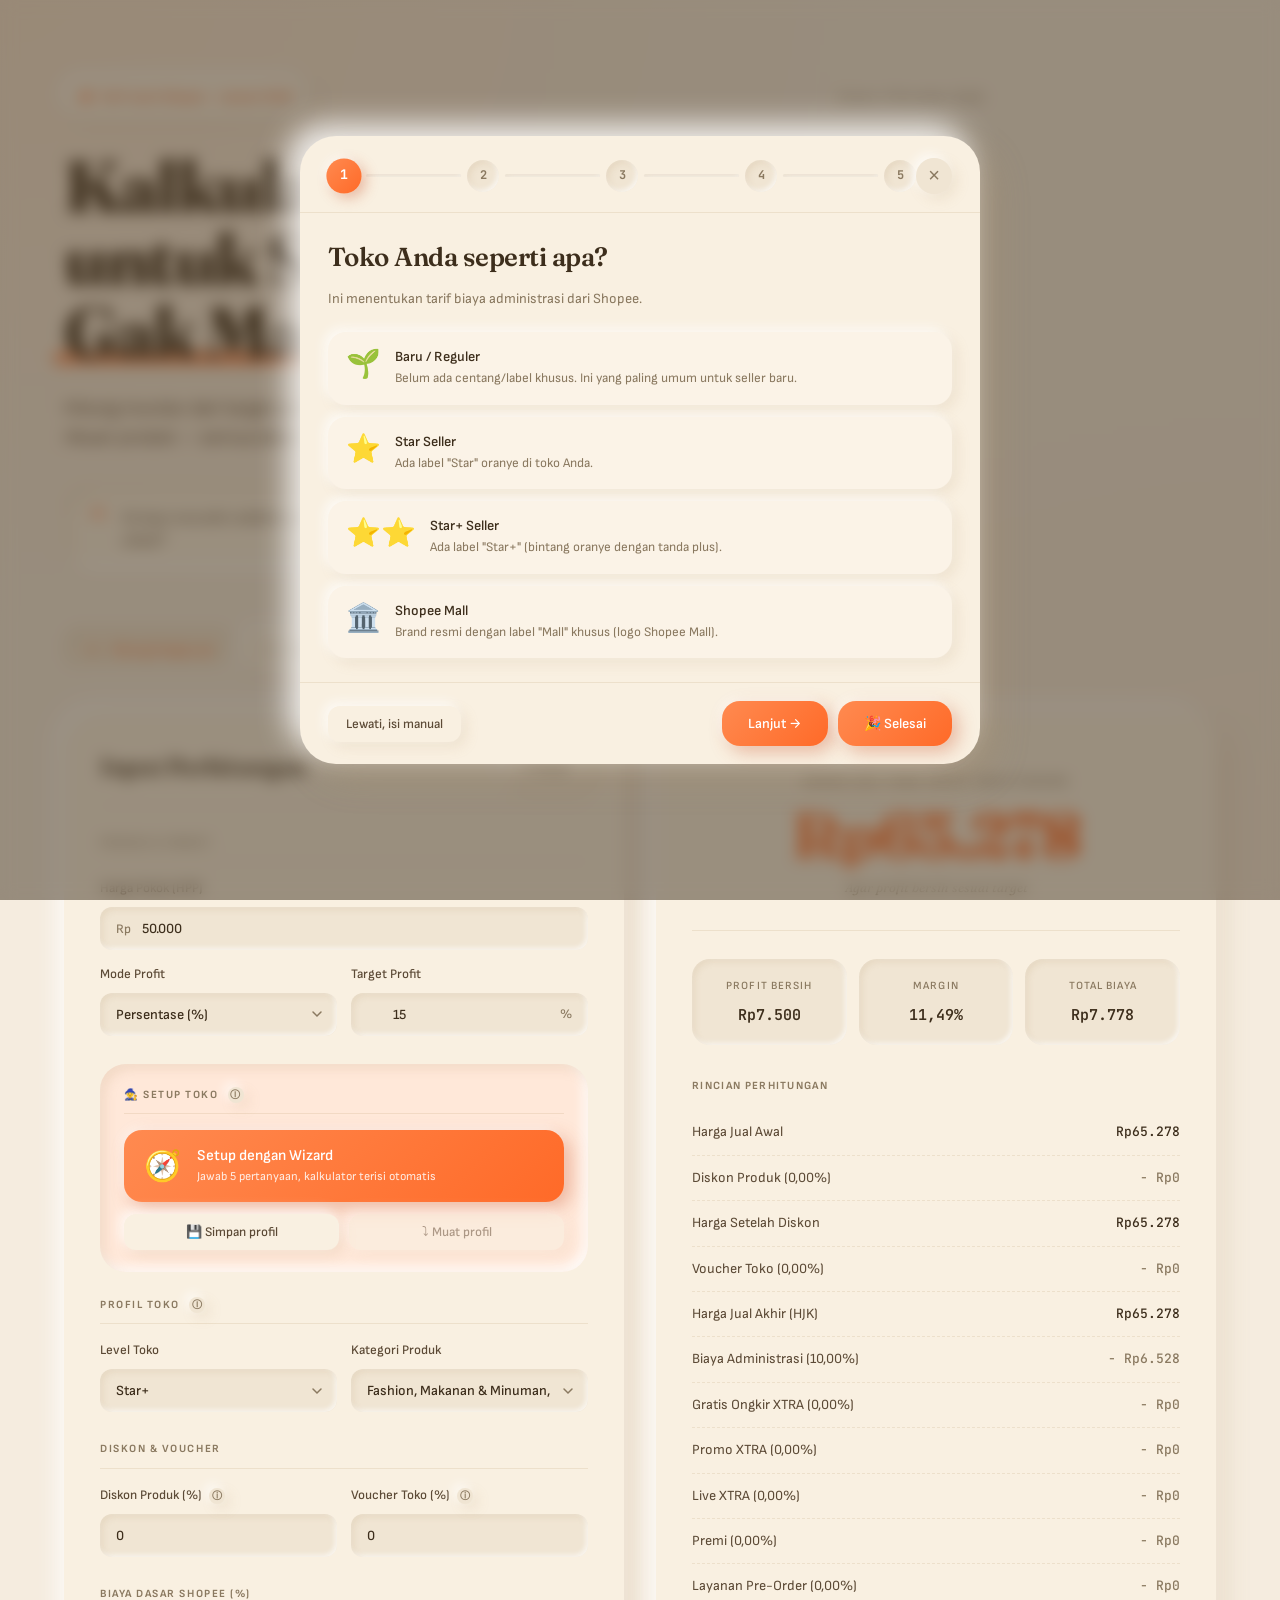
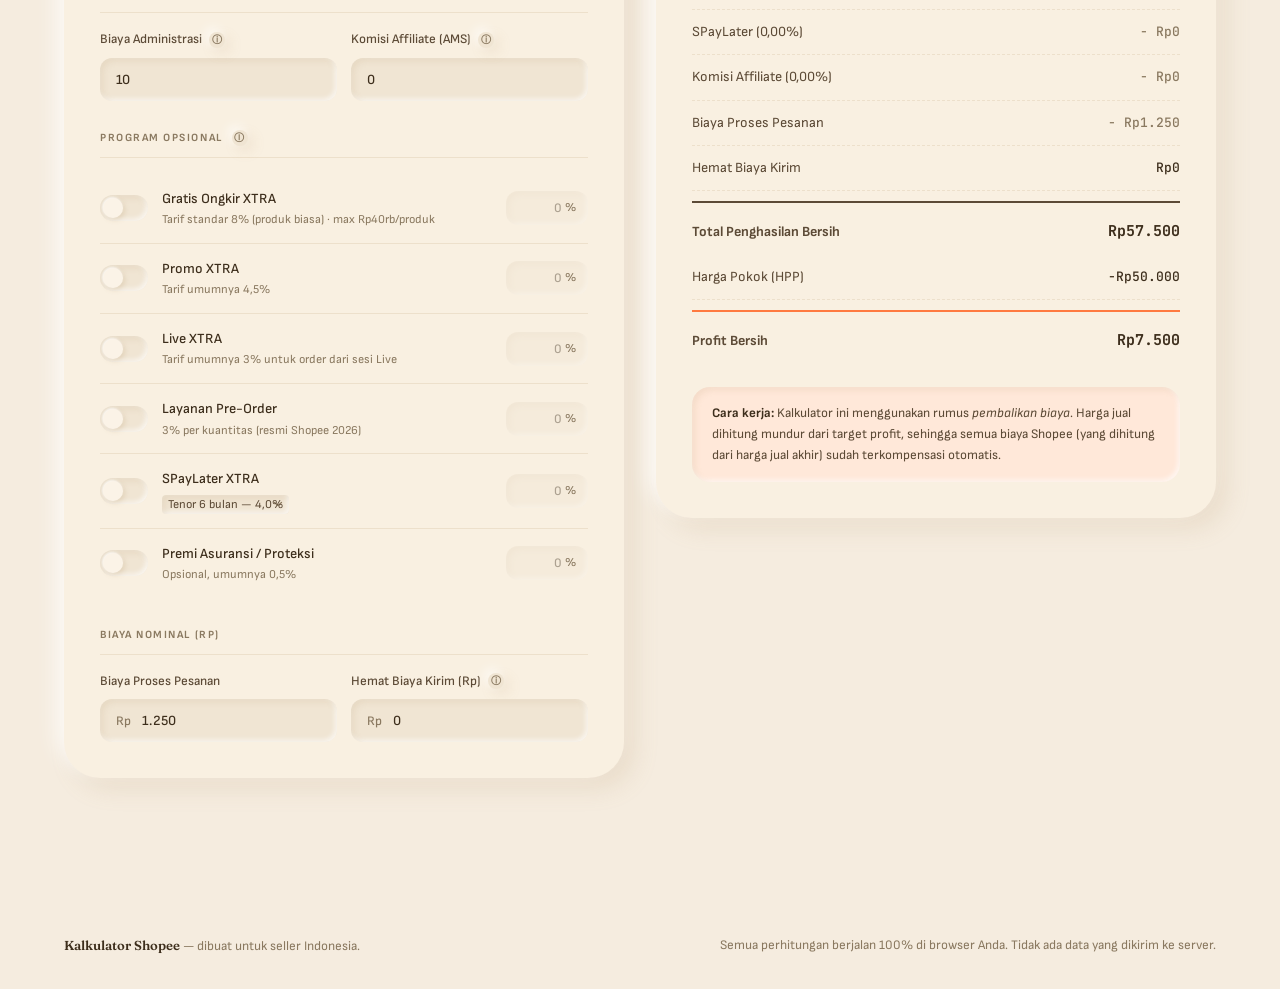
<file: index.html>
<!DOCTYPE html>
<html lang="id">
<head>
  <meta charset="UTF-8" />
  <meta name="viewport" content="width=device-width, initial-scale=1.0" />
  <meta name="description" content="Kalkulator Shopee untuk seller - hitung harga jual, profit, dan ROAS iklan dengan akurat. Anti boncos!" />
  <title>Kalkulator Shopee — Harga Jual, Profit & ROAS</title>
  <link rel="preconnect" href="https://fonts.googleapis.com" />
  <link rel="preconnect" href="https://fonts.gstatic.com" crossorigin />
  <link href="https://fonts.googleapis.com/css2?family=Fraunces:ital,opsz,wght@0,9..144,400;0,9..144,600;0,9..144,800;1,9..144,600&family=JetBrains+Mono:wght@400;600&family=Plus+Jakarta+Sans:wght@400;500;600;700&family=Sofia+Sans:wght@400;500;600;700&display=swap" rel="stylesheet" />
  <link rel="stylesheet" href="style.css" />
</head>
<body>
  <!-- Decorative grain overlay -->
  <div class="grain" aria-hidden="true"></div>

  <!-- Header / Hero -->
  <header class="hero">
    <div class="hero__inner">
      <div class="hero__top">
        <div class="hero__badge">
          <span class="dot"></span>
          <span>Tarif resmi Shopee — Januari 2026</span>
        </div>
        <div class="hero__date" id="hero-date">Memuat tanggal...</div>
      </div>
      <h1 class="hero__title">
        Kalkulator <em>Shopee</em><br />
        untuk Seller yang <span class="underline-wobble">Gak Mau Boncos</span>.
      </h1>
      <p class="hero__subtitle">
        Hitung mundur dari target profit, simulasikan ROAS iklan, dan kalkulasi massal ribuan produk — semua dalam satu alat, 100% di browser Anda.
      </p>
      <!-- Rotating inspirational quote -->
      <div class="hero__quote" id="hero-quote">
        <span class="hero__quote-icon">❝</span>
        <blockquote class="hero__quote-text" id="quote-text">Memuat quote...</blockquote>
        <cite class="hero__quote-author" id="quote-author"></cite>
      </div>
    </div>
  </header>

  <!-- Tabs -->
  <nav class="tabs" role="tablist" aria-label="Pilih mode kalkulator">
    <button class="tab tab--active" role="tab" data-tab="single" aria-selected="true">
      <span class="tab__num">01</span>
      <span class="tab__label">Hitung Harga Jual</span>
    </button>
    <button class="tab" role="tab" data-tab="roas" aria-selected="false">
      <span class="tab__num">02</span>
      <span class="tab__label">Simulasi ROAS</span>
    </button>
    <button class="tab" role="tab" data-tab="bulk" aria-selected="false">
      <span class="tab__num">03</span>
      <span class="tab__label">Hitung Massal</span>
    </button>
  </nav>

  <main class="main">
    <!-- ============ TAB 1: SINGLE CALCULATION ============ -->
    <section class="panel panel--active" id="panel-single" role="tabpanel">
      <div class="panel__grid">
        <!-- Input column -->
        <div class="card card--input">
          <div class="card__header">
            <h2>Input Perhitungan</h2>
            <button class="btn-ghost" id="reset-single" type="button">↺ Reset</button>
          </div>

          <div class="field-group">
            <h3 class="field-group__title">Produk & Target</h3>
            <div class="field">
              <label for="hpp">Harga Pokok (HPP)</label>
              <div class="input-wrap">
                <span class="input-prefix">Rp</span>
                <input type="text" inputmode="numeric" id="hpp" data-money value="50.000" />
              </div>
            </div>
            <div class="field-row">
              <div class="field">
                <label for="profit-mode">Mode Profit</label>
                <select id="profit-mode">
                  <option value="percent" selected>Persentase (%)</option>
                  <option value="nominal">Nominal (Rp)</option>
                </select>
              </div>
              <div class="field">
                <label for="profit">Target Profit</label>
                <div class="input-wrap">
                  <input type="text" inputmode="decimal" id="profit" data-money value="15" />
                  <span class="input-suffix" id="profit-suffix">%</span>
                </div>
              </div>
            </div>
          </div>

          <!-- Setup & Profile Section -->
          <div class="field-group setup-section">
            <h3 class="field-group__title">
              🧙 Setup Toko
              <span class="tip" data-tip="Gunakan wizard untuk setup cepat dengan pertanyaan sederhana, atau simpan/muat profil toko yang sudah di-setup.">ⓘ</span>
            </h3>

            <div class="setup-actions">
              <button type="button" class="setup-btn setup-btn--primary" id="wizard-open">
                <span class="setup-btn__icon">🧭</span>
                <div class="setup-btn__text">
                  <div class="setup-btn__title">Setup dengan Wizard</div>
                  <div class="setup-btn__sub">Jawab 5 pertanyaan, kalkulator terisi otomatis</div>
                </div>
              </button>

              <div class="setup-actions-row">
                <button type="button" class="btn-ghost" id="save-default-btn" title="Simpan setting saat ini sebagai default">
                  💾 Simpan profil
                </button>
                <button type="button" class="btn-ghost" id="load-default-btn" title="Panggil setting yang tersimpan">
                  ⤵ Muat profil
                </button>
              </div>
            </div>
          </div>

          <div class="field-group">
            <h3 class="field-group__title">
              Profil Toko
              <span class="tip" data-tip="Pilih level toko (Non-Star / Star / Star+) dan kategori produk Anda. Tarif admin akan terisi otomatis sesuai tarif Shopee 2026.">ⓘ</span>
            </h3>
            <div class="field-row">
              <div class="field">
                <label for="level-toko">Level Toko</label>
                <select id="level-toko">
                  <option value="non-star">Non-Star (baru / reguler)</option>
                  <option value="star">Star</option>
                  <option value="star-plus" selected>Star+</option>
                  <option value="mall">Shopee Mall (brand resmi)</option>
                </select>
              </div>
              <div class="field">
                <label for="kategori">Kategori Produk</label>
                <select id="kategori">
                  <option value="A" selected>Fashion, Makanan & Minuman, Perlengkapan Rumah (10%)</option>
                  <option value="B">Elektronik, Perawatan Kulit, Aksesoris (9,25%)</option>
                  <option value="C">Perlengkapan Bayi, Susu Formula, Suplemen (6,625%)</option>
                  <option value="D">Elektronik Premium — Laptop, HP, Tablet (5,25%)</option>
                  <option value="E">Perhiasan, Logam Mulia, Emas (4,25%)</option>
                  <option value="khusus">Pulsa, Tiket, Voucher, E-Money (2,5%)</option>
                  <option value="custom">Custom (isi persentase manual)</option>
                </select>
              </div>
            </div>
          </div>

          <div class="field-group">
            <h3 class="field-group__title">Diskon & Voucher</h3>
            <div class="field-row">
              <div class="field">
                <label for="diskon">
                  Diskon Produk (%)
                  <span class="tip" data-tip="Diskon yang Anda berikan ke pembeli. Biaya admin Shopee dihitung dari harga SETELAH diskon.">ⓘ</span>
                </label>
                <input type="text" inputmode="decimal" id="diskon" data-number value="0" />
              </div>
              <div class="field">
                <label for="voucher">
                  Voucher Toko (%)
                  <span class="tip" data-tip="Voucher toko yang Anda tanggung sendiri (bukan voucher Shopee).">ⓘ</span>
                </label>
                <input type="text" inputmode="decimal" id="voucher" data-number value="0" />
              </div>
            </div>
          </div>

          <div class="field-group">
            <h3 class="field-group__title">Biaya Dasar Shopee (%)</h3>
            <div class="field-row">
              <div class="field">
                <label for="admin">
                  Biaya Administrasi
                  <span class="tip" data-tip="Terisi otomatis dari dropdown Kategori + Level Toko. Pilih 'Custom' kalau mau isi manual. Sudah termasuk PPN.">ⓘ</span>
                </label>
                <input type="text" inputmode="decimal" id="admin" data-number value="10" />
              </div>
              <div class="field">
                <label for="affiliate">
                  Komisi Affiliate (AMS)
                  <span class="tip" data-tip="Komisi yang Anda set untuk affiliator. Kalau tidak pakai program AMS, isi 0.">ⓘ</span>
                </label>
                <input type="text" inputmode="decimal" id="affiliate" data-number value="0" />
              </div>
            </div>
          </div>

          <div class="field-group">
            <h3 class="field-group__title">
              Program Opsional
              <span class="tip" data-tip="Toggle program yang toko Anda ikuti. Kalau off, tarif otomatis jadi 0%. Kalau on, isi angka sesuai Seller Centre Anda.">ⓘ</span>
            </h3>

            <div class="program-row">
              <label class="switch">
                <input type="checkbox" id="prog-ongkir" />
                <span class="switch__slider"></span>
              </label>
              <div class="program-row__info">
                <div class="program-row__title">Gratis Ongkir XTRA</div>
                <div class="program-row__sub">Tarif standar 8% (produk biasa) · max Rp40rb/produk</div>
              </div>
              <div class="program-row__input">
                <input type="text" inputmode="decimal" id="xtra-ongkir" data-number value="0" disabled />
                <span class="program-row__suffix">%</span>
              </div>
            </div>

            <div class="program-row">
              <label class="switch">
                <input type="checkbox" id="prog-promo" />
                <span class="switch__slider"></span>
              </label>
              <div class="program-row__info">
                <div class="program-row__title">Promo XTRA</div>
                <div class="program-row__sub">Tarif umumnya 4,5%</div>
              </div>
              <div class="program-row__input">
                <input type="text" inputmode="decimal" id="xtra-promo" data-number value="0" disabled />
                <span class="program-row__suffix">%</span>
              </div>
            </div>

            <div class="program-row">
              <label class="switch">
                <input type="checkbox" id="prog-live" />
                <span class="switch__slider"></span>
              </label>
              <div class="program-row__info">
                <div class="program-row__title">Live XTRA</div>
                <div class="program-row__sub">Tarif umumnya 3% untuk order dari sesi Live</div>
              </div>
              <div class="program-row__input">
                <input type="text" inputmode="decimal" id="xtra-live" data-number value="0" disabled />
                <span class="program-row__suffix">%</span>
              </div>
            </div>

            <div class="program-row">
              <label class="switch">
                <input type="checkbox" id="prog-preorder" />
                <span class="switch__slider"></span>
              </label>
              <div class="program-row__info">
                <div class="program-row__title">Layanan Pre-Order</div>
                <div class="program-row__sub">3% per kuantitas (resmi Shopee 2026)</div>
              </div>
              <div class="program-row__input">
                <input type="text" inputmode="decimal" id="preorder" data-number value="0" disabled />
                <span class="program-row__suffix">%</span>
              </div>
            </div>

            <div class="program-row">
              <label class="switch">
                <input type="checkbox" id="prog-spaylater" />
                <span class="switch__slider"></span>
              </label>
              <div class="program-row__info">
                <div class="program-row__title">SPayLater XTRA</div>
                <div class="program-row__sub">
                  <select id="spaylater-tenor" style="font-size: 12px; padding: 2px 6px; border-radius: 4px;">
                    <option value="3">Tenor 3 bulan — 2,5%</option>
                    <option value="6" selected>Tenor 6 bulan — 4,0%</option>
                  </select>
                </div>
              </div>
              <div class="program-row__input">
                <input type="text" inputmode="decimal" id="spaylater" data-number value="0" disabled />
                <span class="program-row__suffix">%</span>
              </div>
            </div>

            <div class="program-row">
              <label class="switch">
                <input type="checkbox" id="prog-premi" />
                <span class="switch__slider"></span>
              </label>
              <div class="program-row__info">
                <div class="program-row__title">Premi Asuransi / Proteksi</div>
                <div class="program-row__sub">Opsional, umumnya 0,5%</div>
              </div>
              <div class="program-row__input">
                <input type="text" inputmode="decimal" id="premi" data-number value="0" disabled />
                <span class="program-row__suffix">%</span>
              </div>
            </div>
          </div>

          <div class="field-group">
            <h3 class="field-group__title">Biaya Nominal (Rp)</h3>
            <div class="field-row">
              <div class="field">
                <label for="biaya-proses">Biaya Proses Pesanan</label>
                <div class="input-wrap">
                  <span class="input-prefix">Rp</span>
                  <input type="text" inputmode="numeric" id="biaya-proses" data-money value="1.250" />
                </div>
              </div>
              <div class="field">
                <label for="hemat-kirim">
                  Hemat Biaya Kirim (Rp)
                  <span class="tip" data-tip="HANYA isi jika toko Anda dapat subsidi ongkir langsung ke saldo (misal program khusus seller besar). Seller biasa isi 0. Potongan ongkir dari program Gratis Ongkir XTRA tidak masuk sini — itu cuma subsidi ke pembeli, bukan bonus ke seller.">ⓘ</span>
                </label>
                <div class="input-wrap">
                  <span class="input-prefix">Rp</span>
                  <input type="text" inputmode="numeric" id="hemat-kirim" data-money value="0" />
                </div>
              </div>
            </div>
          </div>
        </div>

        <!-- Result column -->
        <div class="card card--result">
          <div class="result-headline">
            <span class="result-headline__label">Harga Jual yang Harus Anda Pasang</span>
            <span class="result-headline__value" id="result-harga-jual">Rp0</span>
            <span class="result-headline__hint">Agar profit bersih sesuai target</span>
          </div>

          <div class="result-summary">
            <div class="summary-item">
              <span class="summary-item__label">Profit Bersih</span>
              <span class="summary-item__value" id="result-profit">Rp0</span>
            </div>
            <div class="summary-item">
              <span class="summary-item__label">Margin</span>
              <span class="summary-item__value" id="result-margin">0%</span>
            </div>
            <div class="summary-item">
              <span class="summary-item__label">Total Biaya</span>
              <span class="summary-item__value" id="result-total-biaya">Rp0</span>
            </div>
          </div>

          <h3 class="breakdown__title">Rincian Perhitungan</h3>
          <div class="breakdown" id="breakdown">
            <!-- Filled by JS -->
          </div>

          <div class="formula-note">
            <strong>Cara kerja:</strong> Kalkulator ini menggunakan rumus <em>pembalikan biaya</em>. Harga jual dihitung mundur dari target profit, sehingga semua biaya Shopee (yang dihitung dari harga jual akhir) sudah terkompensasi otomatis.
          </div>
        </div>
      </div>
    </section>

    <!-- ============ TAB 2: ROAS SIMULATION ============ -->
    <section class="panel" id="panel-roas" role="tabpanel" hidden>

      <!-- Educational collapsible panel -->
      <details class="edu-panel" id="roas-edu">
        <summary class="edu-panel__summary">
          <span class="edu-panel__icon">💡</span>
          <span class="edu-panel__title">Baru dengar istilah ROAS? Klik untuk penjelasan singkat</span>
          <span class="edu-panel__arrow">▾</span>
        </summary>
        <div class="edu-panel__body">

          <div class="edu-story">
            <h4>Apa itu ROAS?</h4>
            <p>ROAS = <strong>Return On Ad Spend</strong>, yaitu perbandingan antara uang masuk dari iklan vs uang yang Anda keluarkan untuk iklan.</p>

            <div class="edu-example">
              <div class="edu-example__step">
                <span class="edu-example__label">Modal iklan</span>
                <span class="edu-example__value">Rp 10.000</span>
              </div>
              <div class="edu-example__arrow">→</div>
              <div class="edu-example__step">
                <span class="edu-example__label">Penjualan dari iklan</span>
                <span class="edu-example__value">Rp 50.000</span>
              </div>
              <div class="edu-example__arrow">=</div>
              <div class="edu-example__step edu-example__step--result">
                <span class="edu-example__label">ROAS</span>
                <span class="edu-example__value">5×</span>
              </div>
            </div>

            <p class="edu-hint">Artinya: setiap Rp1 yang Anda habiskan di iklan, menghasilkan Rp5 penjualan.</p>
          </div>

          <div class="edu-story">
            <h4>Kenapa ROAS tinggi belum tentu untung?</h4>
            <p>Banyak seller kaget: "ROAS saya 5×, kok saldo nggak nambah?". Alasannya: dari Rp50.000 penjualan tadi, ada banyak <em>potongan</em> — HPP, biaya admin Shopee, XTRA, dll. Jadi profit <em>bersih</em> sebenarnya jauh lebih kecil dari Rp50.000.</p>
            <p><strong>Break Even ROAS</strong> adalah batas paling rendah ROAS yang membuat Anda <em>impas</em> — tidak rugi, tidak untung. Kalau iklan Anda ROAS-nya di bawah angka itu, artinya <strong>setiap iklan yang Anda pasang, Anda kehilangan uang</strong>.</p>
          </div>

          <div class="edu-story">
            <h4>Kenapa kena PPN 11%?</h4>
            <p>Sejak 2022, biaya iklan Shopee (Shopee Ads / GMV Max) dikenakan PPN 11%. Jadi kalau Anda budget iklan Rp100.000, yang ter-charge sebenarnya Rp111.000. Kalkulator ini sudah otomatis memperhitungkan PPN ini.</p>
          </div>

        </div>
      </details>

      <!-- Quick Check: Iklan Kemarin Untung/Rugi? -->
      <div class="card card--quick-check">
        <div class="card__header">
          <h2>🎯 Cek iklan kemarin: untung atau rugi?</h2>
        </div>
        <p class="quick-check__intro">
          Buka dashboard Shopee Ads Anda. Isi 2 angka di bawah ini untuk tau apakah iklan kemarin menguntungkan.
        </p>

        <div class="quick-check__grid">
          <div class="field">
            <label for="qc-biaya-iklan">
              1. Total biaya iklan yang sudah kepotong
              <span class="tip" data-tip="Angka yang tertulis di Shopee Ads dashboard sebagai 'Biaya Iklan'. Sudah termasuk PPN 11%.">ⓘ</span>
            </label>
            <div class="input-wrap">
              <span class="input-prefix">Rp</span>
              <input type="text" inputmode="numeric" id="qc-biaya-iklan" data-money value="" placeholder="misal: 50.000" />
            </div>
          </div>
          <div class="field">
            <label for="qc-penjualan">
              2. Total penjualan dari iklan itu
              <span class="tip" data-tip="Di dashboard Shopee Ads: 'Penjualan dari Iklan' atau 'GMV Iklan'. Ini nilai barang yang terjual dari iklan.">ⓘ</span>
            </label>
            <div class="input-wrap">
              <span class="input-prefix">Rp</span>
              <input type="text" inputmode="numeric" id="qc-penjualan" data-money value="" placeholder="misal: 250.000" />
            </div>
          </div>
        </div>

        <button class="btn-primary" id="qc-hitung" type="button">Hitung sekarang</button>

        <div class="qc-result" id="qc-result" hidden>
          <!-- Filled by JS -->
        </div>
      </div>

      <!-- Target ROAS Simulation -->
      <div class="card card--roas-summary">
        <h2 class="card__h2">📊 Simulasi lengkap target ROAS</h2>
        <p class="card__intro">
          Berdasarkan produk di tab <strong>"Hitung Harga Jual"</strong>, berikut ringkasan target iklan Anda:
        </p>

        <div class="roas-kpi">
          <div class="roas-kpi__item roas-kpi__item--highlight">
            <span class="roas-kpi__label">Break Even ROAS Anda</span>
            <span class="roas-kpi__value" id="roas-bep">-</span>
            <span class="roas-kpi__hint">Iklan di bawah angka ini = rugi. Targetkan minimal 1,3× dari angka ini untuk aman.</span>
          </div>
          <div class="roas-kpi__item">
            <span class="roas-kpi__label">Untung bersih kalau nggak iklan</span>
            <span class="roas-kpi__value" id="roas-profit-base">-</span>
            <span class="roas-kpi__hint">Profit per order tanpa biaya iklan sama sekali</span>
          </div>
          <div class="roas-kpi__item">
            <span class="roas-kpi__label">Harga jual per produk</span>
            <span class="roas-kpi__value" id="roas-harga-jual">-</span>
            <span class="roas-kpi__hint">Sesuai perhitungan di tab sebelumnya</span>
          </div>
        </div>
      </div>

      <div class="card card--roas-table">
        <div class="card__header">
          <h2>Tabel: sisa profit per target ROAS</h2>
          <div class="legend">
            <span class="legend__item"><span class="legend__dot legend__dot--profit"></span>Masih untung</span>
            <span class="legend__item"><span class="legend__dot legend__dot--loss"></span>Rugi</span>
            <span class="legend__item"><span class="legend__dot legend__dot--bep"></span>Impas</span>
          </div>
        </div>
        <p class="card__intro">
          Tabel ini menunjukkan: <em>kalau ROAS Anda X kali, berapa sisa profit bersih per order?</em> Scroll ke baris yang warnanya kuning = itu batas break even Anda.
        </p>
        <div class="roas-table-wrap">
          <table class="roas-table" id="roas-table">
            <thead>
              <tr>
                <th>ROAS</th>
                <th>Biaya iklan / order</th>
                <th>PPN 11%</th>
                <th>Total biaya iklan</th>
                <th>Sisa profit</th>
                <th>Status</th>
              </tr>
            </thead>
            <tbody id="roas-tbody"></tbody>
          </table>
        </div>
      </div>
    </section>

    <!-- ============ TAB 3: BULK ============ -->
    <section class="panel" id="panel-bulk" role="tabpanel" hidden>
      <div class="panel__grid panel__grid--bulk">
        <div class="card">
          <div class="card__header">
            <h2>Hitung Massal</h2>
            <button class="btn-ghost" id="bulk-example" type="button">+ Isi Contoh</button>
          </div>
          <p class="bulk-hint">
            Tempel daftar HPP (satu per baris) di kolom di bawah. Kalkulator akan menggunakan pengaturan biaya dari tab <strong>Hitung Harga Jual</strong>.
          </p>
          <label for="bulk-input" class="bulk-label">Daftar HPP (1 per baris)</label>
          <textarea id="bulk-input" placeholder="50000&#10;75000&#10;120000&#10;..." spellcheck="false"></textarea>
          <div class="bulk-actions">
            <button class="btn-primary" id="bulk-calc" type="button">Hitung Semua</button>
            <button class="btn-ghost" id="bulk-export" type="button">⬇ Ekspor CSV</button>
          </div>
        </div>

        <div class="card">
          <div class="card__header">
            <h2>Hasil</h2>
            <span class="bulk-count" id="bulk-count">0 produk</span>
          </div>
          <div class="bulk-table-wrap">
            <table class="bulk-table" id="bulk-table">
              <thead>
                <tr>
                  <th>#</th>
                  <th>HPP</th>
                  <th>Harga Jual</th>
                  <th>Profit</th>
                  <th>Margin</th>
                </tr>
              </thead>
              <tbody id="bulk-tbody">
                <tr class="bulk-empty">
                  <td colspan="5">Belum ada data. Tempel HPP lalu klik "Hitung Semua".</td>
                </tr>
              </tbody>
            </table>
          </div>
        </div>
      </div>
    </section>
  </main>

  <footer class="footer">
    <div class="footer__inner">
      <div class="footer__brand">
        <strong>Kalkulator Shopee</strong> — dibuat untuk seller Indonesia.
      </div>
      <div class="footer__meta">
        Semua perhitungan berjalan 100% di browser Anda. Tidak ada data yang dikirim ke server.
      </div>
    </div>
  </footer>

  <!-- Wizard Modal (5-step setup for new users) -->
  <div class="modal" id="wizard-modal" hidden aria-modal="true" role="dialog">
    <div class="modal__backdrop" id="wizard-backdrop"></div>
    <div class="modal__panel wizard-panel">
      <div class="modal__header wizard-header">
        <div class="wizard-progress">
          <span class="wizard-progress__step wizard-progress__step--active" data-step="1">1</span>
          <span class="wizard-progress__bar"></span>
          <span class="wizard-progress__step" data-step="2">2</span>
          <span class="wizard-progress__bar"></span>
          <span class="wizard-progress__step" data-step="3">3</span>
          <span class="wizard-progress__bar"></span>
          <span class="wizard-progress__step" data-step="4">4</span>
          <span class="wizard-progress__bar"></span>
          <span class="wizard-progress__step" data-step="5">5</span>
        </div>
        <button class="modal__close" id="wizard-close" aria-label="Tutup">×</button>
      </div>

      <div class="modal__body wizard-body">
        <!-- STEP 1: Level Toko -->
        <div class="wizard-step wizard-step--active" data-step="1">
          <h3 class="wizard-step__question">Toko Anda seperti apa?</h3>
          <p class="wizard-step__hint">Ini menentukan tarif biaya administrasi dari Shopee.</p>
          <div class="wizard-options">
            <button class="wizard-option" data-w-field="level-toko" data-w-value="non-star">
              <span class="wizard-option__emoji">🌱</span>
              <div class="wizard-option__text">
                <strong>Baru / Reguler</strong>
                <span>Belum ada centang/label khusus. Ini yang paling umum untuk seller baru.</span>
              </div>
            </button>
            <button class="wizard-option" data-w-field="level-toko" data-w-value="star">
              <span class="wizard-option__emoji">⭐</span>
              <div class="wizard-option__text">
                <strong>Star Seller</strong>
                <span>Ada label "Star" oranye di toko Anda.</span>
              </div>
            </button>
            <button class="wizard-option" data-w-field="level-toko" data-w-value="star-plus">
              <span class="wizard-option__emoji">⭐⭐</span>
              <div class="wizard-option__text">
                <strong>Star+ Seller</strong>
                <span>Ada label "Star+" (bintang oranye dengan tanda plus).</span>
              </div>
            </button>
            <button class="wizard-option" data-w-field="level-toko" data-w-value="mall">
              <span class="wizard-option__emoji">🏛️</span>
              <div class="wizard-option__text">
                <strong>Shopee Mall</strong>
                <span>Brand resmi dengan label "Mall" khusus (logo Shopee Mall).</span>
              </div>
            </button>
          </div>
        </div>

        <!-- STEP 2: Kategori Produk -->
        <div class="wizard-step" data-step="2">
          <h3 class="wizard-step__question">Anda jual produk apa?</h3>
          <p class="wizard-step__hint">Tarif biaya admin Shopee berbeda-beda per kategori. Pilih yang paling mirip produk Anda.</p>
          <div class="wizard-options">
            <button class="wizard-option" data-w-field="kategori" data-w-value="A">
              <span class="wizard-option__emoji">👕</span>
              <div class="wizard-option__text">
                <strong>Fashion, Makanan & Minuman, Lifestyle</strong>
                <span>Baju, sepatu, tas, makanan, minuman, snack, perlengkapan rumah, kosmetik. Tarif admin <strong>10%</strong>.</span>
              </div>
            </button>
            <button class="wizard-option" data-w-field="kategori" data-w-value="B">
              <span class="wizard-option__emoji">📱</span>
              <div class="wizard-option__text">
                <strong>Elektronik, Perawatan Kulit, Aksesoris</strong>
                <span>Gadget, earphone, skincare, jam tangan, popok, fashion bayi. Tarif admin <strong>9,25%</strong>.</span>
              </div>
            </button>
            <button class="wizard-option" data-w-field="kategori" data-w-value="C">
              <span class="wizard-option__emoji">🍼</span>
              <div class="wizard-option__text">
                <strong>Perlengkapan Bayi Khusus</strong>
                <span>Susu formula, makanan bayi, vitamin & suplemen bayi. Tarif admin <strong>6,625%</strong>.</span>
              </div>
            </button>
            <button class="wizard-option" data-w-field="kategori" data-w-value="D">
              <span class="wizard-option__emoji">💻</span>
              <div class="wizard-option__text">
                <strong>Elektronik Premium</strong>
                <span>Laptop, HP premium, desktop, monitor, printer, tablet. Tarif admin <strong>5,25%</strong>.</span>
              </div>
            </button>
            <button class="wizard-option" data-w-field="kategori" data-w-value="E">
              <span class="wizard-option__emoji">💎</span>
              <div class="wizard-option__text">
                <strong>Perhiasan & Logam Mulia</strong>
                <span>Emas batangan, perhiasan emas, perhiasan berharga. Tarif admin <strong>4,25%</strong>.</span>
              </div>
            </button>
            <button class="wizard-option" data-w-field="kategori" data-w-value="khusus">
              <span class="wizard-option__emoji">🎫</span>
              <div class="wizard-option__text">
                <strong>Pulsa, Tiket, E-Money</strong>
                <span>Pulsa, saldo e-wallet, tiket pesawat/kereta/konser, voucher. Tarif admin <strong>2,5%</strong>.</span>
              </div>
            </button>
          </div>
        </div>

        <!-- STEP 3: Gratis Ongkir -->
        <div class="wizard-step" data-step="3">
          <h3 class="wizard-step__question">Toko Anda aktif program Gratis Ongkir?</h3>
          <p class="wizard-step__hint">Cek produk Anda di Shopee — kalau ada logo 🚚 "Gratis Ongkir" di listing, artinya ya. Program ini menarik lebih banyak pembeli, tapi ada biaya 8% yang dipotong dari penjualan.</p>
          <div class="wizard-options">
            <button class="wizard-option" data-w-flag="prog-ongkir" data-w-value="true">
              <span class="wizard-option__emoji">✅</span>
              <div class="wizard-option__text">
                <strong>Ya, produk saya ada Gratis Ongkir</strong>
                <span>Toko mendapat logo Gratis Ongkir XTRA di listing produk.</span>
              </div>
            </button>
            <button class="wizard-option" data-w-flag="prog-ongkir" data-w-value="false">
              <span class="wizard-option__emoji">❌</span>
              <div class="wizard-option__text">
                <strong>Tidak, pembeli bayar ongkir sendiri</strong>
                <span>Tidak ikut program — produk tidak tampil di section Gratis Ongkir.</span>
              </div>
            </button>
            <button class="wizard-option" data-w-flag="prog-ongkir" data-w-value="true">
              <span class="wizard-option__emoji">🤷</span>
              <div class="wizard-option__text">
                <strong>Saya belum tau / belum pernah jualan</strong>
                <span>Pilih yang aman: asumsikan ikut program (biaya lebih tinggi = margin lebih aman).</span>
              </div>
            </button>
          </div>
        </div>

        <!-- STEP 4: Live + Promo XTRA -->
        <div class="wizard-step" data-step="4">
          <h3 class="wizard-step__question">Ikut program promosi tambahan?</h3>
          <p class="wizard-step__hint">Kalau masih pemula dan belum mengerti, pilih "Tidak". Ini bisa di-update nanti kalau toko Anda berkembang.</p>
          <div class="wizard-options">
            <button class="wizard-option" data-w-combo="none">
              <span class="wizard-option__emoji">❌</span>
              <div class="wizard-option__text">
                <strong>Tidak, cuma jualan biasa</strong>
                <span>Untuk seller pemula — paling umum.</span>
              </div>
            </button>
            <button class="wizard-option" data-w-combo="live">
              <span class="wizard-option__emoji">🎥</span>
              <div class="wizard-option__text">
                <strong>Pernah Live Streaming di Shopee Live</strong>
                <span>Tambahan biaya 3% untuk order dari sesi Live.</span>
              </div>
            </button>
            <button class="wizard-option" data-w-combo="promo">
              <span class="wizard-option__emoji">🎉</span>
              <div class="wizard-option__text">
                <strong>Ikut Promo XTRA (banner promo besar)</strong>
                <span>Tambahan biaya 4,5%.</span>
              </div>
            </button>
            <button class="wizard-option" data-w-combo="both">
              <span class="wizard-option__emoji">🔥</span>
              <div class="wizard-option__text">
                <strong>Ikut keduanya</strong>
                <span>Live XTRA (3%) + Promo XTRA (4,5%).</span>
              </div>
            </button>
          </div>
        </div>

        <!-- STEP 5: HPP & Target Profit -->
        <div class="wizard-step" data-step="5">
          <h3 class="wizard-step__question">Yang terakhir — modal & target untung</h3>
          <p class="wizard-step__hint">Ini informasi paling penting. Tanpa modal (HPP), kalkulator tidak bisa menghitung harga jual yang akurat.</p>

          <div class="wizard-field">
            <label for="wizard-hpp">
              Modal / HPP per produk
              <span class="tip" data-tip="Harga kulakan di supplier, biaya produksi, atau harga beli barang. Ini rahasia Anda, Shopee tidak tau angka ini.">ⓘ</span>
            </label>
            <div class="input-wrap">
              <span class="input-prefix">Rp</span>
              <input type="text" inputmode="numeric" id="wizard-hpp" placeholder="50.000" />
            </div>
          </div>

          <div class="wizard-field">
            <label for="wizard-profit">
              Target untung per produk (%)
              <span class="tip" data-tip="Berapa % keuntungan yang Anda mau dari HPP? 15-25% lumayan sehat untuk seller pemula.">ⓘ</span>
            </label>
            <div class="input-wrap">
              <input type="text" inputmode="decimal" id="wizard-profit" placeholder="15" />
              <span class="input-suffix">%</span>
            </div>
          </div>

          <div class="wizard-suggestions">
            <p style="font-size: 12px; color: var(--color-muted); margin: 8px 0 4px;">Contoh target profit umum:</p>
            <div class="wizard-chips">
              <button class="wizard-chip" data-w-profit="10">10% (aman)</button>
              <button class="wizard-chip" data-w-profit="15">15% (seimbang)</button>
              <button class="wizard-chip" data-w-profit="20">20% (ambisius)</button>
              <button class="wizard-chip" data-w-profit="30">30% (premium)</button>
            </div>
          </div>
        </div>
      </div>

      <div class="modal__footer wizard-footer">
        <button class="btn-ghost" id="wizard-skip">Lewati, isi manual</button>
        <div class="wizard-nav">
          <button class="btn-ghost" id="wizard-back" hidden>← Kembali</button>
          <button class="btn-primary" id="wizard-next">Lanjut →</button>
          <button class="btn-primary" id="wizard-finish" hidden>🎉 Selesai</button>
        </div>
      </div>
    </div>
  </div>

  <!-- Toast notification -->
  <div class="toast" id="toast" hidden></div>

  <script src="script.js"></script>
</body>
</html>
</file>
<file: style.css>
/* ========================================================================
   Kalkulator Shopee — Stylesheet v3
   Aesthetic: Soft Neumorphism + Orange Cream Pastel + Full Interactive
   ======================================================================== */

:root {
  /* === Neumorphism Base === */
  --bg: #f5ecdf;
  --bg-elevated: #fbf3e7;
  --bg-soft: #f0e5d3;
  --surface: #f9f0e1;

  --neu-shadow-out:
    -8px -8px 20px rgba(255, 255, 255, 0.75),
     10px 10px 24px rgba(184, 150, 103, 0.18);
  --neu-shadow-out-sm:
    -4px -4px 12px rgba(255, 255, 255, 0.7),
     5px 5px 14px rgba(184, 150, 103, 0.15);
  --neu-shadow-in:
    inset 5px 5px 12px rgba(184, 150, 103, 0.18),
    inset -5px -5px 12px rgba(255, 255, 255, 0.8);
  --neu-shadow-in-sm:
    inset 3px 3px 6px rgba(184, 150, 103, 0.15),
    inset -2px -2px 5px rgba(255, 255, 255, 0.7);
  --neu-shadow-pressed:
    inset 3px 3px 8px rgba(184, 150, 103, 0.25),
    inset -2px -2px 6px rgba(255, 255, 255, 0.6);
  --neu-shadow-float:
    -12px -12px 30px rgba(255, 255, 255, 0.85),
     14px 14px 36px rgba(184, 150, 103, 0.22);

  /* === Colors === */
  --ink: #3d2e1c;
  --ink-2: #5c4a36;
  --muted: #8a7960;
  --line: rgba(184, 150, 103, 0.18);
  --line-strong: rgba(184, 150, 103, 0.35);

  --accent: #ff7a40;
  --accent-dark: #e8612a;
  --accent-light: #ffc8a8;
  --accent-soft: #ffe8d9;
  --accent-gradient: linear-gradient(135deg, #ff8a50 0%, #ff6a28 100%);

  --ok: #4a9e7c;
  --ok-soft: #d8f0e5;
  --warn: #c48a1f;
  --warn-soft: #fbecc8;
  --bad: #c8513e;
  --bad-soft: #fadcd5;

  /* === Typography === */
  --font-display: "Fraunces", Georgia, serif;
  --font-body: "Sofia Sans", "Plus Jakarta Sans", -apple-system, sans-serif;
  --font-mono: "JetBrains Mono", ui-monospace, monospace;

  /* === Radii === */
  --r-sm: 12px;
  --r-md: 18px;
  --r-lg: 26px;
  --r-xl: 36px;

  /* === Motion === */
  --ease-spring: cubic-bezier(0.34, 1.56, 0.64, 1);
  --ease-smooth: cubic-bezier(0.4, 0, 0.2, 1);
  --ease-out: cubic-bezier(0.16, 1, 0.3, 1);
}

* { box-sizing: border-box; }
*::selection { background: var(--accent-light); color: var(--ink); }

html, body { margin: 0; padding: 0; }

body {
  font-family: var(--font-body);
  background: var(--bg);
  background-image:
    radial-gradient(ellipse at top left, rgba(255, 180, 120, 0.12) 0%, transparent 50%),
    radial-gradient(ellipse at bottom right, rgba(255, 200, 160, 0.08) 0%, transparent 50%);
  background-attachment: fixed;
  color: var(--ink);
  line-height: 1.6;
  font-size: 15.5px;
  -webkit-font-smoothing: antialiased;
  min-height: 100vh;
  overflow-x: hidden;
}

.grain { display: none; }

/* ========== HERO ========== */
.hero {
  position: relative;
  z-index: 2;
  padding: clamp(40px, 6vw, 80px) clamp(20px, 5vw, 64px) clamp(24px, 4vw, 48px);
  max-width: 1280px;
  margin: 0 auto;
  animation: heroEnter 0.8s var(--ease-out);
}

@keyframes heroEnter {
  from { opacity: 0; transform: translateY(20px); }
  to { opacity: 1; transform: translateY(0); }
}

.hero__inner { max-width: 920px; }

.hero__top {
  display: flex;
  align-items: center;
  justify-content: space-between;
  gap: 20px;
  margin-bottom: 32px;
  flex-wrap: wrap;
}

.hero__badge {
  display: inline-flex;
  align-items: center;
  gap: 10px;
  padding: 10px 18px;
  background: var(--surface);
  color: var(--accent-dark);
  border-radius: 100px;
  font-size: 13px;
  font-weight: 600;
  box-shadow: var(--neu-shadow-out-sm);
  transition: all 0.3s var(--ease-spring);
}

.hero__badge:hover {
  transform: translateY(-2px);
  box-shadow:
    -6px -6px 16px rgba(255, 255, 255, 0.8),
    7px 7px 18px rgba(184, 150, 103, 0.2);
}

.hero__badge .dot {
  width: 8px; height: 8px;
  border-radius: 50%;
  background: var(--accent);
  box-shadow: 0 0 0 4px rgba(255, 122, 64, 0.2);
  animation: pulse 2s ease-in-out infinite;
}

@keyframes pulse {
  0%, 100% { box-shadow: 0 0 0 4px rgba(255, 122, 64, 0.2); }
  50% { box-shadow: 0 0 0 8px rgba(255, 122, 64, 0.05); }
}

.hero__date {
  font-size: 13px;
  color: var(--muted);
  font-family: var(--font-display);
  font-style: italic;
  opacity: 0.9;
}

.hero__title {
  font-family: var(--font-display);
  font-weight: 800;
  font-size: clamp(36px, 6.8vw, 72px);
  line-height: 1.02;
  letter-spacing: -0.03em;
  margin: 0 0 24px;
  color: var(--ink);
}

.hero__title em {
  font-style: italic;
  font-weight: 600;
  color: var(--accent);
  display: inline-block;
  animation: wobble 3s ease-in-out infinite;
}

@keyframes wobble {
  0%, 100% { transform: rotate(-1deg); }
  50% { transform: rotate(1deg); }
}

.underline-wobble {
  position: relative;
  display: inline-block;
  white-space: nowrap;
}

.underline-wobble::after {
  content: "";
  position: absolute;
  left: -2%;
  right: -2%;
  bottom: 0.06em;
  height: 0.2em;
  background: var(--accent-gradient);
  opacity: 0.8;
  z-index: -1;
  border-radius: 100px;
  transform: skewX(-8deg);
}

.hero__subtitle {
  font-size: clamp(16px, 1.5vw, 19px);
  color: var(--ink-2);
  max-width: 640px;
  margin: 0 0 32px;
  line-height: 1.55;
}

.hero__quote {
  display: flex;
  align-items: flex-start;
  gap: 14px;
  max-width: 640px;
  padding: 20px 24px;
  background: var(--surface);
  border-radius: var(--r-lg);
  box-shadow: var(--neu-shadow-in);
  position: relative;
  min-height: 70px;
  flex-wrap: wrap;
}

.hero__quote-icon {
  font-family: var(--font-display);
  font-size: 36px;
  color: var(--accent);
  line-height: 0.8;
  opacity: 0.55;
  flex-shrink: 0;
}

.hero__quote-text {
  flex: 1;
  min-width: 200px;
  font-family: var(--font-display);
  font-style: italic;
  font-size: 15px;
  color: var(--ink-2);
  margin: 0;
  line-height: 1.55;
  font-weight: 400;
  transition: opacity 0.5s ease;
}

.hero__quote-author {
  font-size: 12px;
  color: var(--muted);
  font-weight: 600;
  font-family: var(--font-body);
  font-style: normal;
  white-space: nowrap;
  padding-top: 4px;
  transition: opacity 0.5s ease;
}

.hero__quote.fading .hero__quote-text,
.hero__quote.fading .hero__quote-author {
  opacity: 0;
}

/* ========== TABS ========== */
.tabs {
  position: relative;
  z-index: 2;
  display: flex;
  gap: 8px;
  max-width: 1280px;
  margin: 0 auto 24px;
  padding: 8px clamp(20px, 5vw, 64px);
  overflow-x: auto;
  scrollbar-width: none;
}

.tabs::-webkit-scrollbar { display: none; }

.tab {
  display: flex;
  align-items: center;
  gap: 10px;
  background: var(--surface);
  border: none;
  padding: 14px 22px;
  cursor: pointer;
  color: var(--muted);
  font-family: inherit;
  font-size: 14px;
  font-weight: 600;
  white-space: nowrap;
  border-radius: var(--r-md);
  box-shadow: var(--neu-shadow-out-sm);
  transition: all 0.25s var(--ease-smooth);
}

.tab__num {
  font-family: var(--font-mono);
  font-size: 11px;
  font-weight: 500;
  opacity: 0.6;
  letter-spacing: 0.05em;
}

.tab:hover {
  color: var(--accent-dark);
  transform: translateY(-2px);
  box-shadow:
    -6px -6px 16px rgba(255, 255, 255, 0.8),
    7px 7px 18px rgba(184, 150, 103, 0.2);
}

.tab--active {
  color: var(--accent);
  box-shadow: var(--neu-shadow-in-sm);
  background: var(--bg-soft);
}

.tab--active:hover {
  transform: none;
  box-shadow: var(--neu-shadow-in-sm);
}

.tab--active .tab__num { color: var(--accent); opacity: 1; }

/* ========== MAIN ========== */
.main {
  position: relative;
  z-index: 2;
  max-width: 1280px;
  margin: 0 auto;
  padding: 8px clamp(20px, 5vw, 64px) clamp(48px, 6vw, 96px);
}

.panel { animation: panelEnter 0.45s var(--ease-out); }
.panel[hidden] { display: none; }

@keyframes panelEnter {
  from { opacity: 0; transform: translateY(16px); }
  to { opacity: 1; transform: translateY(0); }
}

.panel__grid {
  display: grid;
  grid-template-columns: minmax(0, 1fr) minmax(0, 1fr);
  gap: clamp(20px, 2.5vw, 32px);
}

.panel__grid--bulk { grid-template-columns: minmax(0, 1fr) minmax(0, 1.3fr); }

@media (max-width: 960px) {
  .panel__grid, .panel__grid--bulk { grid-template-columns: 1fr; }
}

/* ========== CARDS ========== */
.card {
  background: var(--surface);
  border: none;
  border-radius: var(--r-xl);
  padding: clamp(24px, 3vw, 36px);
  box-shadow: var(--neu-shadow-out);
}

.card__header {
  display: flex;
  align-items: center;
  justify-content: space-between;
  gap: 16px;
  margin-bottom: 28px;
  padding-bottom: 18px;
  border-bottom: 1px solid var(--line);
}

.card__header h2 {
  font-family: var(--font-display);
  font-weight: 600;
  font-size: 24px;
  letter-spacing: -0.015em;
  margin: 0;
  color: var(--ink);
}

/* ========== FIELDS ========== */
.field-group { margin-bottom: 28px; }
.field-group:last-child { margin-bottom: 0; }

.field-group__title {
  font-size: 11px;
  font-weight: 700;
  text-transform: uppercase;
  letter-spacing: 0.14em;
  color: var(--muted);
  margin: 0 0 16px;
  padding-bottom: 10px;
  border-bottom: 1px solid var(--line);
}

.field-row {
  display: grid;
  grid-template-columns: 1fr 1fr;
  gap: 14px;
  margin-bottom: 14px;
}

.field-row:last-child { margin-bottom: 0; }

.field {
  display: flex;
  flex-direction: column;
  gap: 8px;
  margin-bottom: 14px;
}

.field-row .field { margin-bottom: 0; }

.field label {
  font-size: 13px;
  font-weight: 500;
  color: var(--ink-2);
}

.field input,
.field select {
  font-family: var(--font-body);
  font-size: 14px;
  padding: 13px 16px;
  border: none;
  border-radius: var(--r-sm);
  background: var(--bg-soft);
  color: var(--ink);
  transition: all 0.2s var(--ease-smooth);
  width: 100%;
  font-weight: 500;
  box-shadow: var(--neu-shadow-in-sm);
  outline: none;
}

.field select {
  appearance: none;
  background-image: url("data:image/svg+xml;utf8,<svg xmlns='http://www.w3.org/2000/svg' width='12' height='12' viewBox='0 0 12 12'><path d='M2 4l4 4 4-4' stroke='%238a7960' stroke-width='1.5' fill='none' stroke-linecap='round'/></svg>");
  background-repeat: no-repeat;
  background-position: right 14px center;
  padding-right: 36px;
  cursor: pointer;
}

.field input:focus,
.field select:focus {
  box-shadow:
    var(--neu-shadow-in-sm),
    0 0 0 3px rgba(255, 122, 64, 0.25);
  background: var(--bg-elevated);
}

.input-wrap { position: relative; }

.input-prefix,
.input-suffix {
  position: absolute;
  top: 50%;
  transform: translateY(-50%);
  font-size: 13px;
  color: var(--muted);
  font-weight: 500;
  pointer-events: none;
}

.input-prefix { left: 16px; }
.input-suffix { right: 16px; }
.input-wrap input { padding-left: 42px; }
.input-wrap input[data-number]:not([id="profit"]) { padding-left: 16px; }
#profit { padding-right: 32px; }

/* ========== TOOLTIP ========== */
.tip {
  display: inline-flex;
  align-items: center;
  justify-content: center;
  width: 16px;
  height: 16px;
  border-radius: 50%;
  background: var(--bg-soft);
  color: var(--muted);
  font-size: 10px;
  font-weight: 600;
  cursor: help;
  margin-left: 4px;
  position: relative;
  vertical-align: middle;
  transition: all 0.2s var(--ease-spring);
  box-shadow: var(--neu-shadow-out-sm);
}

.tip:hover {
  background: var(--accent-gradient);
  color: #fff;
  transform: scale(1.15);
}

.tip::after {
  content: attr(data-tip);
  position: absolute;
  bottom: calc(100% + 10px);
  left: 50%;
  transform: translateX(-50%) translateY(6px);
  background: var(--ink);
  color: #fff;
  padding: 10px 14px;
  border-radius: var(--r-sm);
  font-size: 12px;
  font-weight: 400;
  line-height: 1.5;
  white-space: normal;
  width: max-content;
  max-width: 260px;
  opacity: 0;
  pointer-events: none;
  transition: opacity 0.2s ease, transform 0.2s ease;
  z-index: 100;
  box-shadow: 0 12px 32px rgba(0, 0, 0, 0.18);
  text-align: left;
}

.tip::before {
  content: "";
  position: absolute;
  bottom: calc(100% + 4px);
  left: 50%;
  transform: translateX(-50%);
  border: 6px solid transparent;
  border-top-color: var(--ink);
  opacity: 0;
  transition: opacity 0.2s ease;
  z-index: 100;
}

.tip:hover::after,
.tip:hover::before { opacity: 1; transform: translateX(-50%) translateY(0); }
.tip:hover::before { transform: translateX(-50%); }
.field-group__title .tip { margin-left: 6px; }

@media (max-width: 600px) {
  .tip::after { max-width: 200px; font-size: 11px; }
}

/* ========== TOGGLE SWITCH ========== */
.switch {
  display: inline-block;
  position: relative;
  width: 48px;
  height: 26px;
  flex-shrink: 0;
  cursor: pointer;
}

.switch input { opacity: 0; width: 0; height: 0; }

.switch__slider {
  position: absolute;
  inset: 0;
  background: var(--bg-soft);
  border-radius: 26px;
  transition: background 0.3s var(--ease-smooth);
  box-shadow: var(--neu-shadow-in-sm);
}

.switch__slider::before {
  content: "";
  position: absolute;
  width: 20px;
  height: 20px;
  left: 3px;
  top: 3px;
  background: var(--bg-elevated);
  border-radius: 50%;
  transition: all 0.35s var(--ease-spring);
  box-shadow:
    -1px -1px 3px rgba(255, 255, 255, 0.9),
    2px 2px 5px rgba(184, 150, 103, 0.25);
}

.switch input:checked + .switch__slider {
  background: var(--accent-gradient);
  box-shadow:
    inset 2px 2px 5px rgba(200, 80, 40, 0.3),
    inset -1px -1px 3px rgba(255, 255, 255, 0.4);
}

.switch input:checked + .switch__slider::before {
  transform: translateX(22px) scale(1.05);
  background: #fff;
  box-shadow:
    -1px -1px 2px rgba(255, 255, 255, 0.9),
    2px 2px 6px rgba(200, 80, 40, 0.35);
}

/* ========== PROGRAM ROW ========== */
.program-row {
  display: flex;
  align-items: center;
  gap: 14px;
  padding: 14px 0;
  border-bottom: 1px solid var(--line);
  transition: padding 0.2s ease;
}

.program-row:last-child { border-bottom: none; }
.program-row:hover { padding-left: 4px; }
.program-row__info { flex: 1; min-width: 0; }

.program-row__title {
  font-size: 14px;
  font-weight: 500;
  color: var(--ink);
  margin-bottom: 2px;
}

.program-row__sub {
  font-size: 12px;
  color: var(--muted);
  line-height: 1.4;
}

.program-row__sub select {
  margin-top: 2px;
  border: none;
  background: var(--bg-soft);
  color: var(--ink-2);
  font-family: inherit;
  cursor: pointer;
  appearance: none;
  background-image: url("data:image/svg+xml;utf8,<svg xmlns='http://www.w3.org/2000/svg' width='10' height='10' viewBox='0 0 10 10'><path d='M1.5 3.5l3.5 3 3.5-3' stroke='%238a7960' stroke-width='1.2' fill='none' stroke-linecap='round'/></svg>");
  background-repeat: no-repeat;
  background-position: right 6px center;
  padding: 3px 20px 3px 10px;
  border-radius: 8px;
  font-size: 12px;
  box-shadow: var(--neu-shadow-in-sm);
}

.program-row__input {
  position: relative;
  width: 82px;
  flex-shrink: 0;
}

.program-row__input input {
  width: 100%;
  padding: 9px 26px 9px 12px;
  font-family: var(--font-body);
  font-size: 13px;
  font-weight: 500;
  text-align: right;
  border: none;
  border-radius: var(--r-sm);
  background: var(--bg-soft);
  color: var(--ink);
  transition: all 0.2s ease;
  box-shadow: var(--neu-shadow-in-sm);
  outline: none;
}

.program-row__input input:focus {
  box-shadow:
    var(--neu-shadow-in-sm),
    0 0 0 3px rgba(255, 122, 64, 0.25);
  background: var(--bg-elevated);
}

.program-row__input input:disabled { opacity: 0.4; cursor: not-allowed; }

.program-row__suffix {
  position: absolute;
  right: 12px;
  top: 50%;
  transform: translateY(-50%);
  font-size: 12px;
  color: var(--muted);
  pointer-events: none;
  font-weight: 500;
}

/* ========== RESULT CARD ========== */
.card--result {
  background: var(--surface);
  position: sticky;
  top: 24px;
  align-self: start;
}

@media (max-width: 960px) { .card--result { position: static; } }

.result-headline {
  text-align: center;
  padding: 24px 20px 32px;
  border-bottom: 1px solid var(--line);
  margin-bottom: 28px;
}

.result-headline__label {
  display: block;
  font-size: 12px;
  text-transform: uppercase;
  letter-spacing: 0.14em;
  font-weight: 700;
  color: var(--muted);
  margin-bottom: 12px;
}

.result-headline__value {
  display: block;
  font-family: var(--font-display);
  font-weight: 800;
  font-size: clamp(42px, 6vw, 64px);
  background: var(--accent-gradient);
  -webkit-background-clip: text;
  background-clip: text;
  -webkit-text-fill-color: transparent;
  letter-spacing: -0.025em;
  line-height: 1;
  margin-bottom: 10px;
  transition: transform 0.3s var(--ease-spring);
}

.result-headline__value.pop { animation: pop 0.5s var(--ease-spring); }

@keyframes pop {
  0% { transform: scale(1); }
  40% { transform: scale(1.08); }
  100% { transform: scale(1); }
}

.result-headline__hint {
  display: block;
  font-size: 13px;
  color: var(--muted);
  font-style: italic;
  font-family: var(--font-display);
}

.result-summary {
  display: grid;
  grid-template-columns: repeat(3, 1fr);
  gap: 12px;
  margin-bottom: 32px;
}

.summary-item {
  background: var(--bg-soft);
  padding: 18px 14px;
  text-align: center;
  border-radius: var(--r-md);
  box-shadow: var(--neu-shadow-in-sm);
  transition: all 0.3s var(--ease-smooth);
}

.summary-item:hover {
  transform: translateY(-3px);
  box-shadow:
    -4px -4px 10px rgba(255, 255, 255, 0.7),
    5px 5px 14px rgba(184, 150, 103, 0.2);
  background: var(--bg-elevated);
}

.summary-item__label {
  display: block;
  font-size: 11px;
  text-transform: uppercase;
  letter-spacing: 0.1em;
  font-weight: 600;
  color: var(--muted);
  margin-bottom: 8px;
}

.summary-item__value {
  display: block;
  font-family: var(--font-mono);
  font-size: 15px;
  font-weight: 600;
  color: var(--ink);
}

.breakdown__title {
  font-size: 11px;
  font-weight: 700;
  text-transform: uppercase;
  letter-spacing: 0.12em;
  color: var(--muted);
  margin: 0 0 16px;
}

.breakdown { display: flex; flex-direction: column; margin-bottom: 24px; }

.breakdown__row {
  display: flex;
  justify-content: space-between;
  align-items: baseline;
  padding: 11px 0;
  border-bottom: 1px dashed var(--line);
  gap: 12px;
  transition: padding 0.2s ease;
}

.breakdown__row:hover { padding-left: 6px; }
.breakdown__row:last-child { border-bottom: none; }

.breakdown__row--total {
  border-top: 2px solid var(--ink-2);
  border-bottom: none !important;
  margin-top: 10px;
  padding-top: 16px;
  font-weight: 700;
}

.breakdown__row--profit {
  border-top: 2px solid var(--accent);
  border-bottom: none !important;
  margin-top: 10px;
  padding-top: 16px;
  color: var(--accent);
  font-weight: 700;
}

.breakdown__label { color: var(--ink-2); font-size: 14px; }

.breakdown__value {
  font-family: var(--font-mono);
  font-size: 13px;
  font-weight: 500;
  color: var(--ink);
  white-space: nowrap;
}

.breakdown__row--total .breakdown__value,
.breakdown__row--profit .breakdown__value {
  font-size: 15px;
  font-weight: 700;
}

.breakdown__row--deduction .breakdown__value { color: var(--muted); }
.breakdown__row--deduction .breakdown__value::before { content: "− "; }

.formula-note {
  background: var(--accent-soft);
  border-radius: var(--r-md);
  padding: 16px 20px;
  font-size: 13px;
  line-height: 1.6;
  color: var(--ink-2);
  box-shadow: var(--neu-shadow-in-sm);
}

.formula-note strong { color: var(--ink); }

/* ========== BUTTONS ========== */
.btn-primary {
  display: inline-flex;
  align-items: center;
  justify-content: center;
  gap: 8px;
  background: var(--accent-gradient);
  color: #fff;
  border: none;
  padding: 14px 26px;
  border-radius: var(--r-md);
  font-family: inherit;
  font-size: 14px;
  font-weight: 600;
  cursor: pointer;
  transition: all 0.25s var(--ease-spring);
  box-shadow:
    -4px -4px 10px rgba(255, 255, 255, 0.4),
    6px 6px 18px rgba(200, 80, 40, 0.35);
}

.btn-primary:hover {
  transform: translateY(-3px);
  box-shadow:
    -5px -5px 14px rgba(255, 255, 255, 0.5),
    8px 10px 24px rgba(200, 80, 40, 0.45);
}

.btn-primary:active {
  transform: translateY(-1px);
  box-shadow:
    inset 3px 3px 6px rgba(180, 60, 20, 0.3),
    inset -2px -2px 5px rgba(255, 255, 255, 0.25);
}

.btn-ghost {
  background: var(--surface);
  border: none;
  color: var(--ink-2);
  padding: 10px 18px;
  border-radius: var(--r-sm);
  font-family: inherit;
  font-size: 13px;
  font-weight: 500;
  cursor: pointer;
  transition: all 0.25s var(--ease-spring);
  box-shadow: var(--neu-shadow-out-sm);
}

.btn-ghost:hover {
  color: var(--accent-dark);
  transform: translateY(-2px);
  box-shadow:
    -5px -5px 14px rgba(255, 255, 255, 0.75),
    6px 6px 16px rgba(184, 150, 103, 0.22);
}

.btn-ghost:active { transform: translateY(0); box-shadow: var(--neu-shadow-pressed); }

/* ========== SETUP SECTION ========== */
.setup-section {
  background: var(--accent-soft);
  border-radius: var(--r-lg);
  padding: 22px 24px;
  margin-bottom: 24px !important;
  box-shadow: var(--neu-shadow-in);
}

.setup-actions {
  display: flex;
  flex-direction: column;
  gap: 12px;
}

.setup-btn {
  display: flex;
  align-items: center;
  gap: 16px;
  width: 100%;
  background: var(--surface);
  border: none;
  border-radius: var(--r-md);
  padding: 16px 20px;
  cursor: pointer;
  transition: all 0.3s var(--ease-spring);
  font-family: inherit;
  text-align: left;
  box-shadow: var(--neu-shadow-out-sm);
}

.setup-btn:hover {
  transform: translateY(-3px) scale(1.01);
  box-shadow: var(--neu-shadow-float);
}

.setup-btn--primary {
  background: var(--accent-gradient);
  color: #fff;
  box-shadow:
    -4px -4px 10px rgba(255, 255, 255, 0.4),
    6px 6px 18px rgba(200, 80, 40, 0.35);
}

.setup-btn--primary:hover {
  box-shadow:
    -5px -5px 14px rgba(255, 255, 255, 0.5),
    10px 10px 28px rgba(200, 80, 40, 0.45);
}

.setup-btn--primary .setup-btn__title { color: #fff; }
.setup-btn--primary .setup-btn__sub { color: rgba(255, 255, 255, 0.85); }

.setup-btn__icon { font-size: 30px; flex-shrink: 0; }
.setup-btn__text { flex: 1; min-width: 0; }

.setup-btn__title {
  font-size: 15px;
  font-weight: 600;
  color: var(--ink);
  margin-bottom: 3px;
}

.setup-btn__sub {
  font-size: 12px;
  color: var(--muted);
  line-height: 1.45;
}

.setup-actions-row {
  display: flex;
  gap: 10px;
  flex-wrap: wrap;
}

.setup-actions-row .btn-ghost {
  flex: 1;
  min-width: 130px;
  font-size: 13px;
}

/* ========== HIGHLIGHT ========== */
.field input.highlight-change,
.program-row__input input.highlight-change,
.field select.highlight-change {
  animation: highlightPulse 2.5s var(--ease-out);
}

@keyframes highlightPulse {
  0% {
    background: #fff4cc;
    box-shadow: var(--neu-shadow-in-sm), 0 0 0 4px rgba(255, 122, 64, 0.4);
  }
  100% {
    background: var(--bg-soft);
    box-shadow: var(--neu-shadow-in-sm);
  }
}

/* ========== MODAL ========== */
.modal {
  position: fixed;
  inset: 0;
  z-index: 1000;
  display: flex;
  align-items: center;
  justify-content: center;
  padding: 20px;
  animation: fadeIn 0.3s ease;
}

.modal[hidden] { display: none; }

@keyframes fadeIn { from { opacity: 0; } to { opacity: 1; } }

.modal__backdrop {
  position: absolute;
  inset: 0;
  background: rgba(61, 46, 28, 0.5);
  backdrop-filter: blur(8px);
}

.modal__panel {
  position: relative;
  background: var(--surface);
  border-radius: var(--r-xl);
  max-width: 620px;
  width: 100%;
  max-height: 90vh;
  display: flex;
  flex-direction: column;
  box-shadow: var(--neu-shadow-float);
  animation: modalPop 0.45s var(--ease-spring);
}

@keyframes modalPop {
  from { opacity: 0; transform: translateY(30px) scale(0.94); }
  to { opacity: 1; transform: translateY(0) scale(1); }
}

.modal__header {
  display: flex;
  align-items: center;
  justify-content: space-between;
  padding: 22px 28px 18px;
  border-bottom: 1px solid var(--line);
}

.modal__close {
  background: var(--bg-soft);
  border: none;
  width: 36px;
  height: 36px;
  border-radius: 50%;
  font-size: 20px;
  color: var(--muted);
  cursor: pointer;
  display: flex;
  align-items: center;
  justify-content: center;
  transition: all 0.2s var(--ease-spring);
  box-shadow: var(--neu-shadow-out-sm);
}

.modal__close:hover {
  color: var(--ink);
  transform: rotate(90deg);
  box-shadow:
    -3px -3px 8px rgba(255, 255, 255, 0.8),
    4px 4px 10px rgba(184, 150, 103, 0.2);
}

.modal__body {
  flex: 1;
  overflow-y: auto;
  padding: 24px 28px;
}

.modal__footer {
  display: flex;
  gap: 12px;
  justify-content: space-between;
  align-items: center;
  padding: 18px 28px;
  border-top: 1px solid var(--line);
}

/* ========== WIZARD ========== */
.wizard-panel { max-width: 680px; }

.wizard-progress {
  display: flex;
  align-items: center;
  gap: 6px;
  flex: 1;
}

.wizard-progress__step {
  width: 32px;
  height: 32px;
  border-radius: 50%;
  background: var(--bg-soft);
  color: var(--muted);
  display: flex;
  align-items: center;
  justify-content: center;
  font-family: var(--font-mono);
  font-size: 12px;
  font-weight: 700;
  transition: all 0.35s var(--ease-spring);
  flex-shrink: 0;
  box-shadow: var(--neu-shadow-in-sm);
}

.wizard-progress__step--active {
  background: var(--accent-gradient);
  color: #fff;
  transform: scale(1.1);
  box-shadow:
    -3px -3px 8px rgba(255, 255, 255, 0.5),
    4px 4px 12px rgba(200, 80, 40, 0.35);
}

.wizard-progress__step--done {
  background: var(--ok);
  color: #fff;
  box-shadow: var(--neu-shadow-out-sm);
}

.wizard-progress__bar {
  flex: 1;
  height: 3px;
  background: var(--bg-soft);
  transition: background 0.4s ease;
  min-width: 12px;
  border-radius: 2px;
  box-shadow: var(--neu-shadow-in-sm);
}

.wizard-progress__bar--done { background: var(--ok); }

.wizard-step { display: none; animation: stepSlide 0.4s var(--ease-out); }
.wizard-step--active { display: block; }

@keyframes stepSlide {
  from { opacity: 0; transform: translateX(24px); }
  to { opacity: 1; transform: translateX(0); }
}

.wizard-step__question {
  font-family: var(--font-display);
  font-size: 26px;
  font-weight: 600;
  letter-spacing: -0.02em;
  margin: 0 0 10px;
  color: var(--ink);
}

.wizard-step__hint {
  font-size: 14px;
  color: var(--muted);
  margin: 0 0 22px;
  line-height: 1.55;
}

.wizard-options {
  display: flex;
  flex-direction: column;
  gap: 12px;
}

.wizard-option {
  display: flex;
  align-items: flex-start;
  gap: 14px;
  width: 100%;
  background: var(--bg-elevated);
  border: none;
  border-radius: var(--r-md);
  padding: 16px 18px;
  cursor: pointer;
  transition: all 0.25s var(--ease-spring);
  font-family: inherit;
  text-align: left;
  box-shadow: var(--neu-shadow-out-sm);
  position: relative;
}

.wizard-option:hover {
  transform: translateY(-2px) scale(1.005);
  background: var(--bg-soft);
  box-shadow: var(--neu-shadow-float);
}

.wizard-option--selected {
  background: var(--accent-soft);
  box-shadow: var(--neu-shadow-in-sm), 0 0 0 2px var(--accent);
}

.wizard-option--selected::after {
  content: "✓";
  position: absolute;
  right: 18px;
  top: 50%;
  transform: translateY(-50%);
  color: var(--accent);
  font-weight: 700;
  font-size: 18px;
  animation: checkPop 0.4s var(--ease-spring);
}

@keyframes checkPop {
  from { transform: translateY(-50%) scale(0) rotate(-90deg); }
  to { transform: translateY(-50%) scale(1) rotate(0); }
}

.wizard-option__emoji {
  font-size: 28px;
  flex-shrink: 0;
  line-height: 1.2;
  transition: transform 0.3s var(--ease-spring);
}

.wizard-option:hover .wizard-option__emoji { transform: scale(1.15) rotate(-5deg); }

.wizard-option__text {
  flex: 1;
  padding-right: 28px;
  min-width: 0;
}

.wizard-option__text strong {
  display: block;
  font-size: 14px;
  font-weight: 600;
  color: var(--ink);
  margin-bottom: 4px;
}

.wizard-option__text span {
  font-size: 13px;
  color: var(--muted);
  line-height: 1.5;
}

.wizard-option__text strong strong { color: var(--accent-dark); }
.wizard-option__text span strong { color: var(--accent-dark); font-weight: 700; }

.wizard-field { margin-bottom: 18px; }

.wizard-field label {
  display: block;
  font-size: 13px;
  font-weight: 500;
  color: var(--ink-2);
  margin-bottom: 8px;
}

.wizard-field input {
  width: 100%;
  padding: 14px 16px;
  font-family: var(--font-body);
  font-size: 16px;
  border: none;
  border-radius: var(--r-sm);
  background: var(--bg-soft);
  color: var(--ink);
  font-weight: 500;
  box-shadow: var(--neu-shadow-in-sm);
  outline: none;
  transition: all 0.2s ease;
}

.wizard-field .input-wrap input { padding-left: 42px; }

.wizard-field input:focus {
  box-shadow: var(--neu-shadow-in-sm), 0 0 0 3px rgba(255, 122, 64, 0.25);
  background: var(--bg-elevated);
}

.wizard-suggestions { margin-top: 14px; }

.wizard-chips { display: flex; flex-wrap: wrap; gap: 8px; }

.wizard-chip {
  background: var(--bg-elevated);
  border: none;
  color: var(--ink-2);
  padding: 8px 16px;
  border-radius: 100px;
  font-family: inherit;
  font-size: 12px;
  font-weight: 500;
  cursor: pointer;
  transition: all 0.25s var(--ease-spring);
  box-shadow: var(--neu-shadow-out-sm);
}

.wizard-chip:hover {
  transform: translateY(-2px);
  color: var(--accent-dark);
  box-shadow: var(--neu-shadow-float);
}

.wizard-chip--selected {
  background: var(--accent-gradient);
  color: #fff;
  box-shadow:
    -2px -2px 6px rgba(255, 255, 255, 0.4),
    3px 3px 10px rgba(200, 80, 40, 0.35);
}

.wizard-nav { display: flex; gap: 10px; align-items: center; }

/* ========== ROAS PANEL ========== */
.card--roas-summary { margin-bottom: 24px; }

.roas-kpi {
  display: grid;
  grid-template-columns: 1.4fr 1fr 1fr;
  gap: 14px;
  margin-bottom: 20px;
}

@media (max-width: 720px) { .roas-kpi { grid-template-columns: 1fr; } }

.roas-kpi__item {
  background: var(--bg-soft);
  padding: 24px 22px;
  border-radius: var(--r-md);
  box-shadow: var(--neu-shadow-in-sm);
  transition: all 0.3s ease;
}

.roas-kpi__item:hover {
  transform: translateY(-2px);
  background: var(--bg-elevated);
}

.roas-kpi__item--highlight { background: var(--accent-soft); }

.roas-kpi__label {
  display: block;
  font-size: 11px;
  text-transform: uppercase;
  letter-spacing: 0.12em;
  font-weight: 700;
  color: var(--muted);
  margin-bottom: 10px;
}

.roas-kpi__item--highlight .roas-kpi__label { color: var(--accent-dark); }

.roas-kpi__value {
  display: block;
  font-family: var(--font-display);
  font-size: 34px;
  font-weight: 800;
  color: var(--ink);
  letter-spacing: -0.02em;
  line-height: 1.1;
}

.roas-kpi__item--highlight .roas-kpi__value {
  background: var(--accent-gradient);
  -webkit-background-clip: text;
  background-clip: text;
  -webkit-text-fill-color: transparent;
  font-size: 42px;
}

.roas-kpi__hint {
  display: block;
  font-size: 12px;
  color: var(--muted);
  margin-top: 8px;
  font-style: italic;
  font-family: var(--font-display);
  line-height: 1.4;
}

.legend {
  display: flex;
  gap: 16px;
  font-size: 12px;
  color: var(--muted);
  flex-wrap: wrap;
}

.legend__item { display: inline-flex; align-items: center; gap: 6px; }

.legend__dot { width: 10px; height: 10px; border-radius: 50%; background: var(--ok); }
.legend__dot--loss { background: var(--bad); }
.legend__dot--bep { background: var(--warn); }

.roas-table-wrap,
.bulk-table-wrap {
  overflow-x: auto;
  margin: 0 -10px;
  padding: 0 10px;
}

.roas-table,
.bulk-table {
  width: 100%;
  border-collapse: collapse;
  font-size: 13px;
}

.roas-table th,
.roas-table td,
.bulk-table th,
.bulk-table td {
  padding: 12px 14px;
  text-align: right;
  border-bottom: 1px solid var(--line);
  white-space: nowrap;
}

.roas-table th:first-child,
.roas-table td:first-child,
.bulk-table th:first-child,
.bulk-table td:first-child { text-align: left; }

.roas-table th,
.bulk-table th {
  font-size: 11px;
  text-transform: uppercase;
  letter-spacing: 0.08em;
  color: var(--muted);
  font-weight: 700;
  background: var(--bg-soft);
  position: sticky;
  top: 0;
}

.roas-table td,
.bulk-table td {
  font-family: var(--font-mono);
  color: var(--ink);
}

.roas-table tbody tr,
.bulk-table tbody tr { transition: background 0.2s ease; }

.roas-table tbody tr:hover,
.bulk-table tbody tr:hover { background: var(--accent-soft); }

.roas-status {
  display: inline-flex;
  align-items: center;
  gap: 6px;
  padding: 4px 12px;
  border-radius: 100px;
  font-size: 11px;
  font-family: var(--font-body);
  font-weight: 600;
  text-transform: uppercase;
  letter-spacing: 0.05em;
}

.roas-status--profit { background: var(--ok-soft); color: var(--ok); }
.roas-status--loss { background: var(--bad-soft); color: var(--bad); }
.roas-status--bep { background: var(--warn-soft); color: var(--warn); }

.roas-table tr.is-profit td { color: var(--ok); font-weight: 600; }
.roas-table tr.is-loss td { color: var(--bad); }
.roas-table tr.is-bep { background: var(--warn-soft); }
.roas-table tr.is-bep td { font-weight: 700; }

.card__h2 {
  font-family: var(--font-display);
  font-weight: 600;
  font-size: 24px;
  letter-spacing: -0.015em;
  margin: 0 0 10px;
}

.card__intro {
  font-size: 14px;
  color: var(--ink-2);
  margin: 0 0 22px;
  line-height: 1.6;
}

.card__intro em { font-style: italic; color: var(--accent-dark); }

/* ========== EDU PANEL ========== */
.edu-panel {
  background: var(--surface);
  border-radius: var(--r-xl);
  margin-bottom: 20px;
  overflow: hidden;
  box-shadow: var(--neu-shadow-out);
}

.edu-panel__summary {
  display: flex;
  align-items: center;
  gap: 14px;
  padding: 20px 26px;
  cursor: pointer;
  font-weight: 500;
  font-size: 15px;
  color: var(--ink);
  list-style: none;
  user-select: none;
  transition: background 0.25s ease;
}

.edu-panel__summary::-webkit-details-marker { display: none; }
.edu-panel__summary:hover { background: var(--accent-soft); }

.edu-panel__icon { font-size: 24px; flex-shrink: 0; }
.edu-panel__title { flex: 1; }

.edu-panel__arrow {
  color: var(--accent);
  transition: transform 0.3s var(--ease-spring);
  font-size: 16px;
  flex-shrink: 0;
}

.edu-panel[open] .edu-panel__arrow { transform: rotate(180deg); }

.edu-panel__body {
  padding: 8px 26px 30px;
  border-top: 1px solid var(--line);
}

.edu-story { margin-top: 22px; }

.edu-story h4 {
  font-family: var(--font-display);
  font-size: 18px;
  font-weight: 600;
  margin: 0 0 10px;
  color: var(--ink);
  letter-spacing: -0.01em;
}

.edu-story p {
  font-size: 14px;
  color: var(--ink-2);
  line-height: 1.7;
  margin: 0 0 12px;
}

.edu-story p:last-child { margin-bottom: 0; }
.edu-story strong { color: var(--ink); font-weight: 600; }
.edu-story em { font-style: italic; color: var(--accent-dark); }

.edu-example {
  display: flex;
  align-items: center;
  gap: 12px;
  padding: 18px;
  background: var(--bg-soft);
  border-radius: var(--r-md);
  margin: 16px 0;
  flex-wrap: wrap;
  box-shadow: var(--neu-shadow-in-sm);
}

.edu-example__step {
  display: flex;
  flex-direction: column;
  text-align: center;
  padding: 12px 18px;
  background: var(--bg-elevated);
  border-radius: var(--r-sm);
  flex: 1;
  min-width: 110px;
  box-shadow: var(--neu-shadow-out-sm);
}

.edu-example__step--result {
  background: var(--accent-gradient);
  color: #fff;
  box-shadow:
    -3px -3px 8px rgba(255, 255, 255, 0.4),
    4px 4px 12px rgba(200, 80, 40, 0.35);
}

.edu-example__label {
  font-size: 11px;
  text-transform: uppercase;
  letter-spacing: 0.06em;
  color: var(--muted);
  font-weight: 600;
  margin-bottom: 4px;
}

.edu-example__step--result .edu-example__label { color: rgba(255, 255, 255, 0.85); }

.edu-example__value {
  font-family: var(--font-display);
  font-size: 20px;
  font-weight: 700;
  color: var(--ink);
  letter-spacing: -0.01em;
}

.edu-example__step--result .edu-example__value { color: #fff; font-size: 24px; }

.edu-example__arrow {
  font-size: 20px;
  color: var(--muted);
  font-weight: 500;
  flex-shrink: 0;
}

.edu-hint {
  background: var(--accent-soft);
  padding: 12px 16px;
  border-radius: var(--r-sm);
  font-size: 13px !important;
  color: var(--ink) !important;
  line-height: 1.6 !important;
  margin: 0 !important;
  box-shadow: var(--neu-shadow-in-sm);
}

@media (max-width: 600px) {
  .edu-example { flex-direction: column; }
  .edu-example__arrow { transform: rotate(90deg); }
}

/* ========== QUICK CHECK ========== */
.card--quick-check {
  background: linear-gradient(135deg, var(--accent-soft) 0%, var(--surface) 100%);
  margin-bottom: 20px;
}

.quick-check__intro {
  font-size: 14px;
  color: var(--ink-2);
  margin: 0 0 20px;
  line-height: 1.6;
}

.quick-check__grid {
  display: grid;
  grid-template-columns: 1fr 1fr;
  gap: 14px;
  margin-bottom: 18px;
}

@media (max-width: 600px) { .quick-check__grid { grid-template-columns: 1fr; } }

.qc-result {
  margin-top: 20px;
  padding: 22px 24px;
  border-radius: var(--r-lg);
  animation: qcResultPop 0.5s var(--ease-spring);
}

@keyframes qcResultPop {
  from { opacity: 0; transform: translateY(20px) scale(0.96); }
  to { opacity: 1; transform: translateY(0) scale(1); }
}

.qc-result--profit { background: var(--ok-soft); box-shadow: var(--neu-shadow-in-sm); }
.qc-result--loss { background: var(--bad-soft); box-shadow: var(--neu-shadow-in-sm); }

.qc-result__headline {
  display: flex;
  align-items: baseline;
  gap: 12px;
  margin-bottom: 14px;
  flex-wrap: wrap;
}

.qc-result__icon {
  font-size: 30px;
  flex-shrink: 0;
  animation: iconBounce 0.8s var(--ease-spring);
}

@keyframes iconBounce {
  0% { transform: scale(0) rotate(-180deg); }
  60% { transform: scale(1.2) rotate(10deg); }
  100% { transform: scale(1) rotate(0); }
}

.qc-result__verdict {
  font-family: var(--font-display);
  font-size: 22px;
  font-weight: 700;
  letter-spacing: -0.01em;
  flex: 1;
  min-width: 0;
}

.qc-result--profit .qc-result__verdict { color: var(--ok); }
.qc-result--loss .qc-result__verdict { color: var(--bad); }

.qc-result__roas {
  display: inline-block;
  background: var(--bg-elevated);
  padding: 4px 14px;
  border-radius: 100px;
  font-family: var(--font-mono);
  font-size: 14px;
  font-weight: 600;
  color: var(--ink);
  box-shadow: var(--neu-shadow-out-sm);
}

.qc-result__body {
  font-size: 14px;
  line-height: 1.7;
  color: var(--ink-2);
  margin: 0 0 14px;
}

.qc-result__body:last-child { margin-bottom: 0; }
.qc-result__body strong { color: var(--ink); }

.qc-breakdown {
  background: var(--bg-elevated);
  border-radius: var(--r-md);
  padding: 14px 16px;
  margin-top: 12px;
  font-size: 13px;
  box-shadow: var(--neu-shadow-in-sm);
}

.qc-breakdown__row {
  display: flex;
  justify-content: space-between;
  padding: 6px 0;
  border-bottom: 1px dashed var(--line);
}

.qc-breakdown__row:last-child {
  border-bottom: none;
  padding-top: 10px;
  margin-top: 6px;
  border-top: 2px solid var(--ink-2);
  font-weight: 700;
}

.qc-breakdown__label { color: var(--ink-2); }
.qc-breakdown__value { font-family: var(--font-mono); font-weight: 600; }

/* ========== BULK ========== */
.bulk-hint {
  font-size: 13px;
  color: var(--muted);
  margin: 0 0 18px;
}

.bulk-label {
  display: block;
  font-size: 13px;
  font-weight: 500;
  color: var(--ink-2);
  margin-bottom: 8px;
}

#bulk-input {
  width: 100%;
  min-height: 260px;
  padding: 16px;
  border: none;
  border-radius: var(--r-md);
  background: var(--bg-soft);
  font-family: var(--font-mono);
  font-size: 13px;
  color: var(--ink);
  resize: vertical;
  box-shadow: var(--neu-shadow-in-sm);
  outline: none;
  transition: all 0.2s ease;
}

#bulk-input:focus {
  box-shadow: var(--neu-shadow-in-sm), 0 0 0 3px rgba(255, 122, 64, 0.25);
}

.bulk-actions {
  display: flex;
  gap: 12px;
  margin-top: 16px;
  flex-wrap: wrap;
}

.bulk-count {
  font-family: var(--font-mono);
  font-size: 13px;
  color: var(--muted);
}

.bulk-empty td {
  text-align: center !important;
  padding: 56px 20px !important;
  color: var(--muted);
  font-style: italic;
  font-family: var(--font-display) !important;
}

.bulk-profit-ok { color: var(--ok); font-weight: 600; }
.bulk-profit-bad { color: var(--bad); font-weight: 600; }

/* ========== TOAST ========== */
.toast {
  position: fixed;
  bottom: 28px;
  left: 50%;
  transform: translateX(-50%) translateY(30px);
  background: var(--ink);
  color: #fff;
  padding: 14px 24px;
  border-radius: 100px;
  font-size: 14px;
  font-weight: 500;
  z-index: 2000;
  opacity: 0;
  transition: opacity 0.35s ease, transform 0.45s var(--ease-spring);
  box-shadow: 0 16px 40px rgba(61, 46, 28, 0.35);
  max-width: calc(100vw - 40px);
  text-align: center;
}

.toast--show { opacity: 1; transform: translateX(-50%) translateY(0); }

.toast--success {
  background: linear-gradient(135deg, #4a9e7c 0%, #3a8867 100%);
  box-shadow: 0 16px 40px rgba(74, 158, 124, 0.4);
}

.toast--error {
  background: linear-gradient(135deg, #c8513e 0%, #a93a2a 100%);
  box-shadow: 0 16px 40px rgba(200, 81, 62, 0.4);
}

/* ========== FOOTER ========== */
.footer {
  position: relative;
  z-index: 2;
  margin-top: 48px;
}

.footer__inner {
  max-width: 1280px;
  margin: 0 auto;
  padding: 32px clamp(20px, 5vw, 64px);
  display: flex;
  justify-content: space-between;
  gap: 20px;
  flex-wrap: wrap;
  font-size: 13px;
  color: var(--muted);
}

.footer__brand strong {
  color: var(--ink);
  font-family: var(--font-display);
  font-weight: 600;
}

/* ========== RESPONSIVE ========== */
@media (max-width: 600px) {
  .field-row { grid-template-columns: 1fr; }
  .tab { padding: 12px 16px; font-size: 13px; }
  .result-summary { grid-template-columns: 1fr; }
  .summary-item {
    padding: 14px 18px;
    display: flex;
    justify-content: space-between;
    align-items: center;
    text-align: left;
  }
  .summary-item__label { margin-bottom: 0; }
  .modal { padding: 0; align-items: flex-end; }
  .modal__panel {
    max-height: 92vh;
    border-radius: var(--r-xl) var(--r-xl) 0 0;
  }
  .wizard-step__question { font-size: 22px; }
  .wizard-option__emoji { font-size: 24px; }
}

@media (prefers-reduced-motion: reduce) {
  *, *::before, *::after {
    animation-duration: 0.01ms !important;
    transition-duration: 0.01ms !important;
  }
}
</file>
